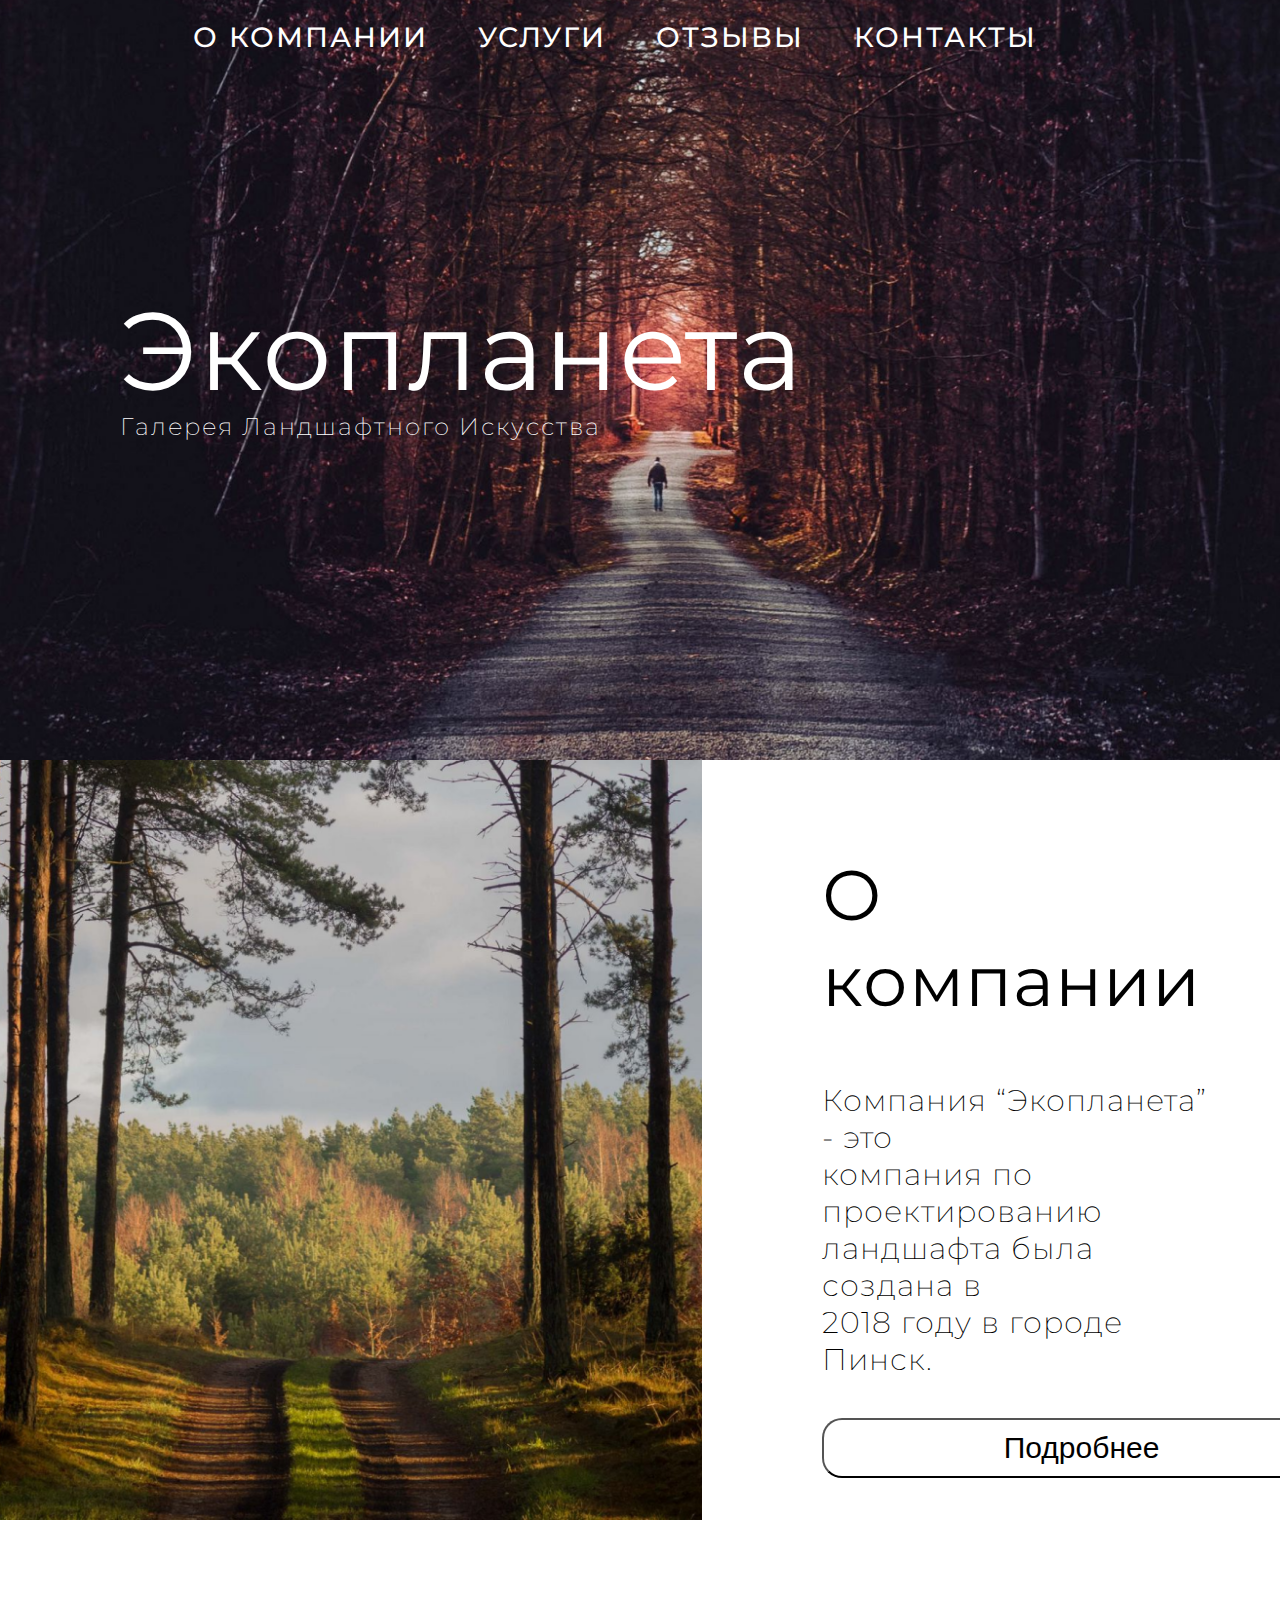
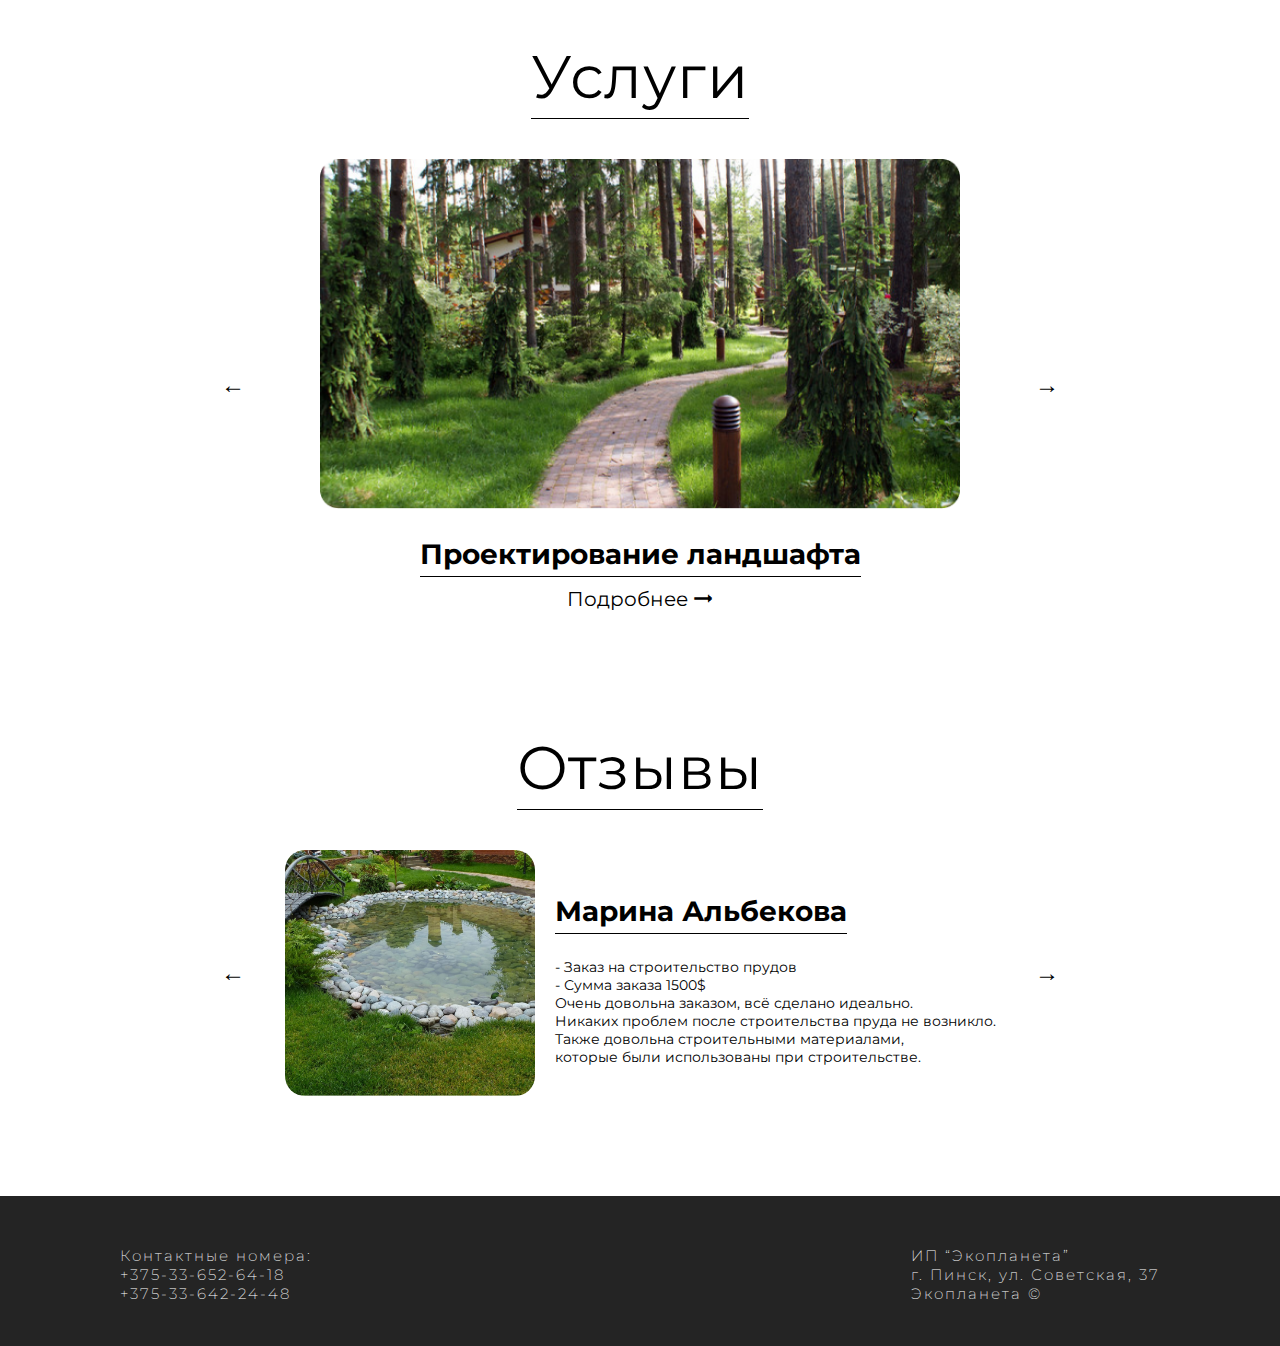
<file: index.html>
<html>
    <head>
        <title>gaga</title>
        <link rel="stylesheet" href="styles.css">
    </head>
    <body>
        <div class="first">
          <ul class="menu">
            <li><a href="#about">О КОМПАНИИ</a></li>
            <li><a href="#price">УСЛУГИ</a></li>
            <li><a href="#otzyvy">ОТЗЫВЫ</a></li>
            <li><a href="#contacts">КОНТАКТЫ</a></li>
          </ul>
          <h1>Экопланета</h1>
          <h2>Галерея Ландшафтного Искусства</h2>
        </div>        
      </div>
      <div class="about" id="about">
        <img src="images/фон2.png" alt="la">
        <div class="about-content">
          <h2>О компании</h2>
          <p>Компания “Экопланета” - это<br>компания по проектированию<br>ландшафта была создана в<br>2018 году в городе Пинск.</p>
          <button>Подробнее</button>
        </div>
      </div>      
      <div class="price" id="price"><h1>Услуги</h1></div>
        <div class="slider">
            <div class="slides">
              <div class="slide">
                <img src="images/example1.png" alt="Slide 1">
                <h3>Проектирование ландшафта</h3>
                <a href="подробнее1.html">Подробнее 🠖</a>
              </div>
              <div class="slide">
                <img src="images/example1.png" alt="Slide 2">
                <h3>Проектирование ландшафта</h3>
                <a href="подробнее2.html">Подробнее 🠖</a>
              </div>
              <div class="slide">
                <img src="images/example1.png" alt="Slide 3">
                <h3>Проектирование ландшафта</h3>
                <a href="подробнее3.html">Подробнее 🠖</a>
              </div>
            </div>
            <div class="controls">
              <button class="prev"></button>
              <button class="next"></button>
            </div>
          </div>   
          <div class="otzyvy" id="otzyvy"><h1>Отзывы</h1></div>   
          <div class="slider1">
            <div class="slides1">
              <div class="slide1">
                <div class="slide-content">
                  <img src="images/image 5.png" alt="Slide 1">
                  <div class="text-content">
                    <h3>Марина Альбекова</h3>
                    <p>
                      - Заказ на строительство прудов<br>
                      - Сумма заказа 1500$<br>
                      Очень довольна заказом, всё сделано идеально.<br>
                      Никаких проблем после строительства пруда не возникло.<br>
                      Также довольна строительными материалами,<br>
                      которые были использованы при строительстве.
                    </p>
                  </div>
                </div>
              </div>
              <div class="slide1">
                <div class="slide-content">
                  <img src="images/image 5.png" alt="Slide 1">
                  <div class="text-content">
                    <h3>Марина Альбекова</h3>
                    <p>
                      - Заказ на строительство прудов<br>
                      - Сумма заказа 1500$<br>
                      Очень довольна заказом, всё сделано идеально.<br>
                      Никаких проблем после строительства пруда не возникло.<br>
                      Также довольна строительными материалами,<br>
                      которые были использованы при строительстве.
                    </p>
                  </div>
                </div>
              </div>
              <div class="slide1">
                <div class="slide-content">
                  <img src="images/image 5.png" alt="Slide 1">
                  <div class="text-content">
                    <h3>Марина Альбекова</h3>
                    <p>
                      - Заказ на строительство прудов<br>
                      - Сумма заказа 1500$<br>
                      Очень довольна заказом, всё сделано идеально.<br>
                      Никаких проблем после строительства пруда не возникло.<br>
                      Также довольна строительными материалами,<br>
                      которые были использованы при строительстве.
                    </p>
                  </div>
                </div>
              </div>
            </div>
            <div class="controls1">
              <button class="prev"></button>
              <button class="next"></button>
            </div>
          </div>
        <div class="contacts" id="contacts">
          <p>Контактные номера:</br>
            +375-33-652-64-18</br>
            +375-33-642-24-48</p>
          <p>
            ИП “Экопланета”</br>
            г. Пинск, ул. Советская, 37</br>
            Экопланета ©
          </p>
        </div>        
        <script src="code.js"></script>
    </body>
</html>
</file>
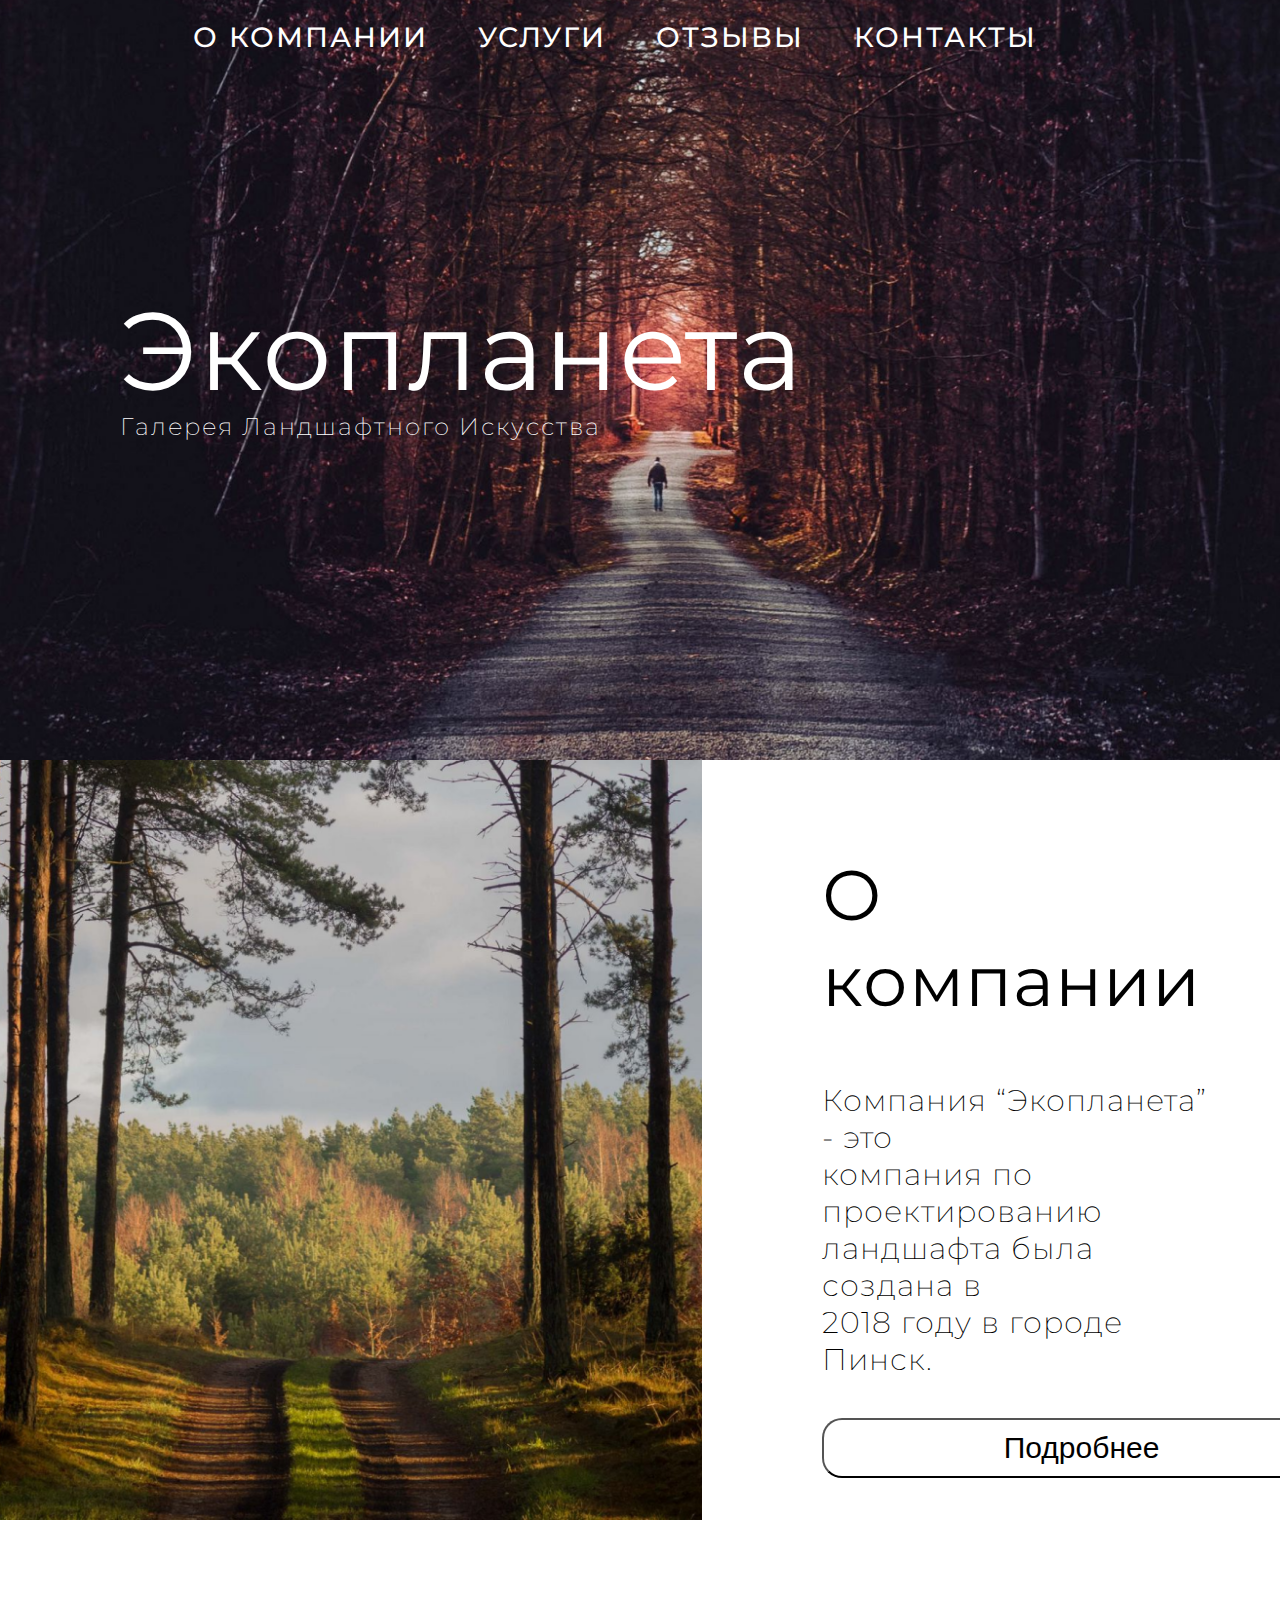
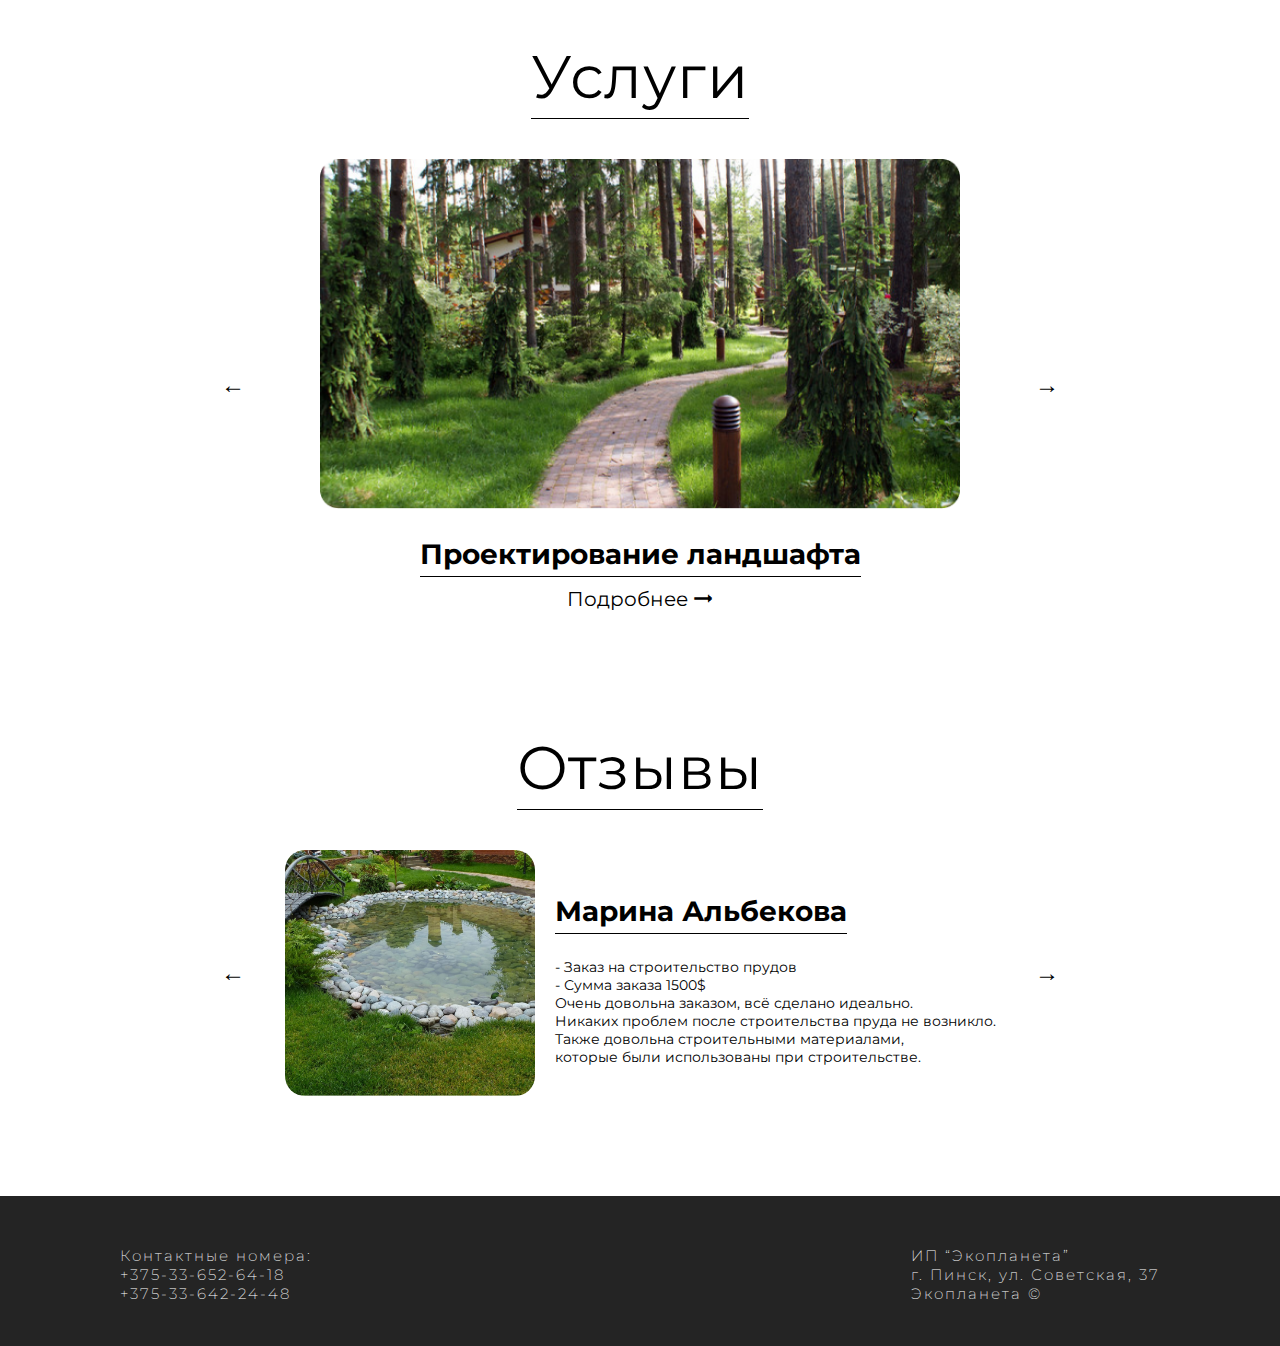
<file: site.html>
<html>
    <head>
        <title>gaga</title>
        <link rel="stylesheet" href="styles.css">
    </head>
    <body>
        <div class="first">
          <ul class="menu">
            <li><a href="#about">О КОМПАНИИ</a></li>
            <li><a href="#price">УСЛУГИ</a></li>
            <li><a href="#otzyvy">ОТЗЫВЫ</a></li>
            <li><a href="#contacts">КОНТАКТЫ</a></li>
          </ul>
          <h1>Экопланета</h1>
          <h2>Галерея Ландшафтного Искусства</h2>
        </div>        
      </div>
      <div class="about" id="about">
        <img src="/images/фон2.png" alt="la">
        <div class="about-content">
          <h2>О компании</h2>
          <p>Компания “Экопланета” - это<br>компания по проектированию<br>ландшафта была создана в<br>2018 году в городе Пинск.</p>
          <button>Подробнее</button>
        </div>
      </div>      
      <div class="price" id="price"><h1>Услуги</h1></div>
        <div class="slider">
            <div class="slides">
              <div class="slide">
                <img src="/images/example1.png" alt="Slide 1">
                <h3>Проектирование ландшафта</h3>
                <a href="подробнее1.html">Подробнее 🠖</a>
              </div>
              <div class="slide">
                <img src="/images/example1.png" alt="Slide 2">
                <h3>Проектирование ландшафта</h3>
                <a href="подробнее2.html">Подробнее 🠖</a>
              </div>
              <div class="slide">
                <img src="/images/example1.png" alt="Slide 3">
                <h3>Проектирование ландшафта</h3>
                <a href="подробнее3.html">Подробнее 🠖</a>
              </div>
            </div>
            <div class="controls">
              <button class="prev"></button>
              <button class="next"></button>
            </div>
          </div>   
          <div class="otzyvy" id="otzyvy"><h1>Отзывы</h1></div>   
          <div class="slider1">
            <div class="slides1">
              <div class="slide1">
                <div class="slide-content">
                  <img src="/images/image 5.png" alt="Slide 1">
                  <div class="text-content">
                    <h3>Марина Альбекова</h3>
                    <p>
                      - Заказ на строительство прудов<br>
                      - Сумма заказа 1500$<br>
                      Очень довольна заказом, всё сделано идеально.<br>
                      Никаких проблем после строительства пруда не возникло.<br>
                      Также довольна строительными материалами,<br>
                      которые были использованы при строительстве.
                    </p>
                  </div>
                </div>
              </div>
              <div class="slide1">
                <div class="slide-content">
                  <img src="/images/image 5.png" alt="Slide 1">
                  <div class="text-content">
                    <h3>Марина Альбекова</h3>
                    <p>
                      - Заказ на строительство прудов<br>
                      - Сумма заказа 1500$<br>
                      Очень довольна заказом, всё сделано идеально.<br>
                      Никаких проблем после строительства пруда не возникло.<br>
                      Также довольна строительными материалами,<br>
                      которые были использованы при строительстве.
                    </p>
                  </div>
                </div>
              </div>
              <div class="slide1">
                <div class="slide-content">
                  <img src="/images/image 5.png" alt="Slide 1">
                  <div class="text-content">
                    <h3>Марина Альбекова</h3>
                    <p>
                      - Заказ на строительство прудов<br>
                      - Сумма заказа 1500$<br>
                      Очень довольна заказом, всё сделано идеально.<br>
                      Никаких проблем после строительства пруда не возникло.<br>
                      Также довольна строительными материалами,<br>
                      которые были использованы при строительстве.
                    </p>
                  </div>
                </div>
              </div>
            </div>
            <div class="controls1">
              <button class="prev"></button>
              <button class="next"></button>
            </div>
          </div>
        <div class="contacts" id="contacts">
          <p>Контактные номера:</br>
            +375-33-652-64-18</br>
            +375-33-642-24-48</p>
          <p>
            ИП “Экопланета”</br>
            г. Пинск, ул. Советская, 37</br>
            Экопланета ©
          </p>
        </div>        
        <script src="code.js"></script>
    </body>
</html>
</file>
<file: styles.css>
@import url('https://fonts.googleapis.com/css2?family=Montserrat:wght@400;700&display=swap');
html{
  scroll-behavior: smooth;
}
body {
  font-family: 'Montserrat', sans-serif;
  margin: 0;
  padding: 0;
}

.first {
  background-image: url("фон 1.png");
  background-size: no-repeat;
  background-position: center;
  background-size: cover;
  height: 760px;
  width: 100%;
}

.menu {
  display: flex;
  list-style: none;
  justify-content: center;
  padding: 0;
}

.menu li {
  margin-top: 20px;
  margin-right: 50px;
}

.menu a{
  font-weight: 500;
  font-size:28px;
  letter-spacing: 2px;
  color: white;
  text-decoration: none;
}

.first h1 {
  font-size: 110px;
  font-weight: 400;
  color:white;
  margin-top: 230px;
  margin-left: 120px;
  letter-spacing: 1;
}

.first h2 {
  margin-top: -80px;
  margin-left: 120px;
  font-weight: 200;
  letter-spacing: 2;
  color:white;
  font-size: 24px;
}

.price{
  text-align: center;
  margin-top: 100px;
}

.about {
  display: flex;
  align-items: center;
  justify-content: space-between;
  height: 760px;
  margin-bottom: 50px;
}

.about img {
  flex: 0 0 50%;
  background-repeat: no-repeat;
  background-position: right;
  background-size: cover;
  height: 100%;
}

.about-content {
  flex: 0 0 50%;
  padding: 0 120px;
  box-sizing: border-box;
  overflow: hidden;
}

.about h2 {
  margin-top: 50px;
  font-weight: 400;
  letter-spacing: 1;
  color: black;
  font-size: 70px;
}

.about p {
  margin-top: 20px;
  font-weight: 200;
  letter-spacing: 1;
  color: black;
  font-size: 30px;
}

.about button {
  background-color: transparent;
  margin-top: 10px;
  font-weight: 200;
  color: black;
  font-size: 30px;
  cursor: pointer;
  border-radius: 20px;
  height: 60px;
  width: 520px;
  transition: 0.5s ease;
}

.price h1{
  font-size: 60px;
  font-weight: 400;
  color:black;
  margin-top: 20px;
  border-bottom: 1px solid #000;
  display: inline-block;
  padding-bottom: 5px;
  letter-spacing: 1;
}

.slider {
  margin-top:0px;
  margin-bottom: 20px;
  width: 100%;
  overflow: hidden;
  display: flex;
  justify-content: center;
  align-items: center;
  position: relative;
}

.slides {
  display: flex;
  justify-content: flex-start;
  transition: transform 0.5s ease-in-out;
  width: 100%;
  margin: 0 auto;
}

.slide {
  flex: 0 0 100%;
  margin: 0  px;
  text-align: center;
  opacity: 0.3;
  transition: opacity 0.5s ease-in-out;
  display: flex;
  align-items: center;
  justify-content: center;
  flex-direction: column;
}

.slide.active {
  opacity: 1;
}

.slide img {
  max-width: 50%;
  height: auto;
  border-radius: 10px;
}

.slide h3 {
  font-size: 28px;
  margin-bottom: 10px;
  border-bottom: 1px solid #000;
  padding-bottom: 5px;
}

.slide a {
  font-size:20px;
  color: black;
  text-decoration: none;
}

.controls {
  position: absolute;
  top: 50%;
  transform: translateY(-50%);
  z-index: 1;
  display: flex;
  justify-content: space-between;
  width: 100%;
  max-width: 850px;
  margin: 0 auto;
}

.controls button {
  background-color: transparent;
  border: none;
  font-size: 24px;
  color: #000;
  cursor: pointer;
}

.controls button:hover {
  color: #ff0000;
}

.controls .prev::before {
  content: "\2190";
}

.controls .next::after {
  content: "\2192";
}

.slider1 {
  margin-top: 0px;
  margin-bottom: 20px;
  width: 100%;
  overflow: hidden;
  display: flex;
  justify-content: center;
  align-items: center;
  position: relative;
}

.slides1 {
  display: flex;
  justify-content: flex-start;
  transition: transform 0.5s ease-in-out;
  width: 100%;
  margin: 0 auto;
}

.slide1 {
  flex: 0 0 100%;
  margin: 0;
  text-align: left;
  opacity: 0.3;
  transition: opacity 0.5s ease-in-out;
}

.slide1.active {
  opacity: 1;
}

.slide-content {
  display: flex;
  align-items: center;
  justify-content: center;
}

.slide1 img {
  width: 250px;
  height: auto;
  border-radius: 20px;
}

.text-content {
  margin-left: 20px;
}

.slide1 h3 {
  font-size: 28px;
  margin-bottom: 10px;
  border-bottom: 1px solid #000;
  display: inline-block;
  padding-bottom: 5px;
}

.slide1 p {
  font-size: 14px;
  color: black;
  text-decoration: none;
}

.controls1 {
  position: absolute;
  top: 50%;
  transform: translateY(-50%);
  z-index: 1;
  display: flex;
  justify-content: space-between;
  width: 100%;
  max-width: 850px;
  margin: 0 auto;
}

.controls1 button {
  background-color: transparent;
  border: none;
  font-size: 24px;
  color: #000;
  cursor: pointer;
}

.controls1 button:hover {
  color: #ff0000;
}

.controls1 .prev::before {
  content: "\2190";
}

.controls1 .next::after {
  content: "\2192";
}


.otzyvy{
  text-align: center;
  margin-top: 100px;
}

.otzyvy h1{
  font-size: 60px;
  font-weight: 400;
  color:black;
  margin-top: 20px;
  border-bottom: 1px solid #000;
  display: inline-block;
  padding-bottom: 5px;
  letter-spacing: 1;
}

.contacts{
  background-color: #242424;
  margin-top: 100px;
  height: 100px;
}

.contacts {
  display: flex;
  justify-content: space-between;
  padding: 50px 120px 0px 120px;
  font-weight: 200;
  letter-spacing: 2;
  color: white;
  font-size: 15px;
}

.contacts div {
  flex: 1;
  padding-top: 20px;
}

.contacts p {
  margin: 0;
}
</file>
